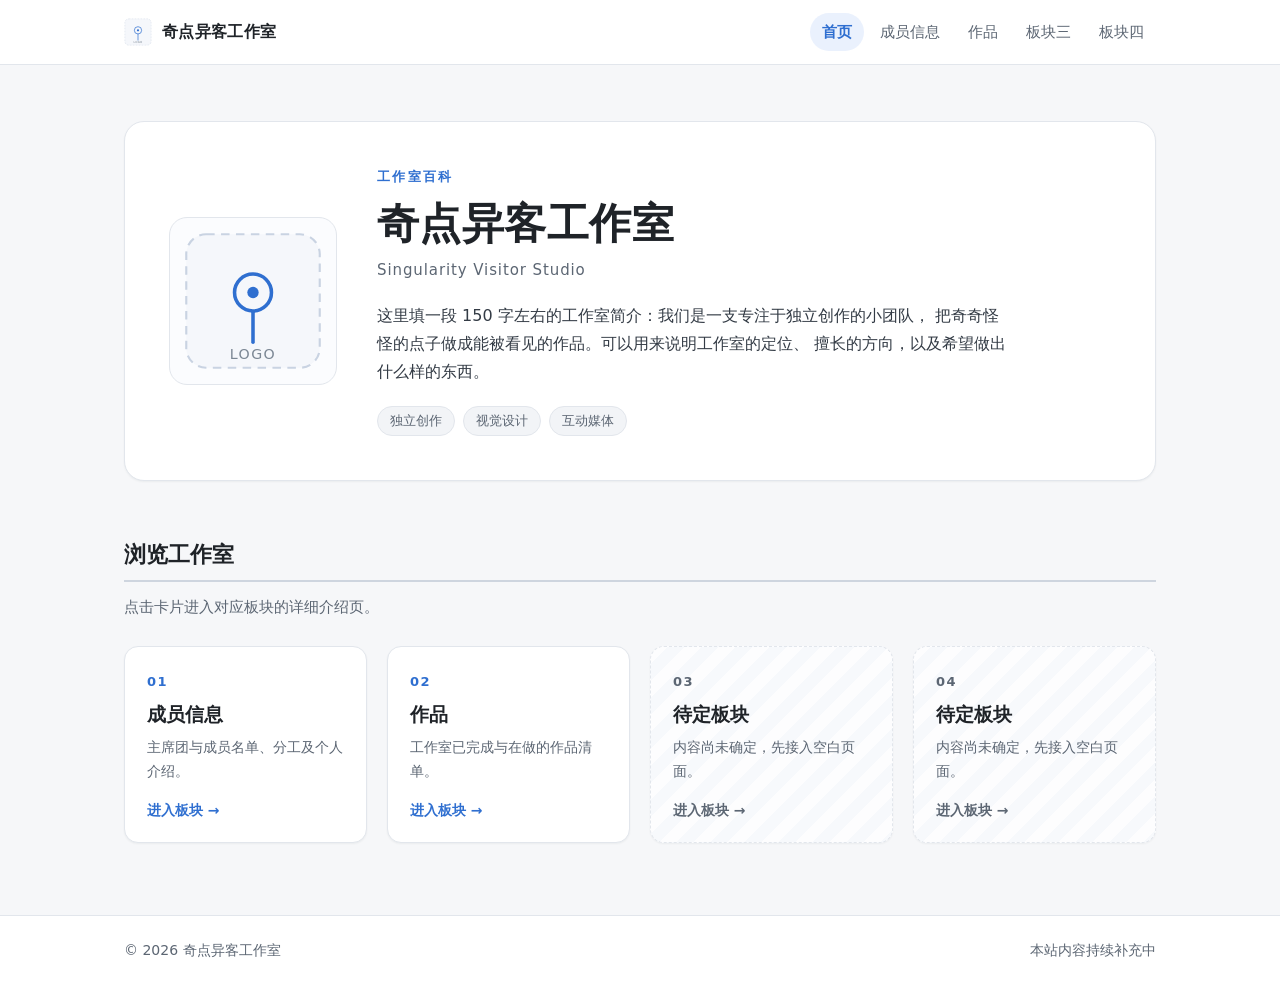
<file: index.html>
<!DOCTYPE html>
<html lang="zh-CN">
<head>
  <meta charset="UTF-8">
  <meta name="viewport" content="width=device-width, initial-scale=1">
  <title>奇点异客工作室 · 百科</title>
  <meta name="description" content="奇点异客工作室官方介绍页面，收录工作室简介、成员信息与作品列表。">
  <link rel="icon" href="assets/img/logo.svg">
  <link rel="stylesheet" href="assets/css/style.css">
</head>
<body>
  <a class="skip-link" href="#main">跳转到主要内容</a>

  <header class="site-header">
    <div class="wrap site-header__inner">
      <a class="brand" href="index.html">
        <img class="brand__mark" src="assets/img/logo.svg" alt="">
        <span class="brand__name">奇点异客工作室</span>
      </a>
      <nav class="site-nav" aria-label="站点导航">
        <a href="index.html" aria-current="page">首页</a>
        <a href="members.html">成员信息</a>
        <a href="works.html">作品</a>
        <a href="page-3.html">板块三</a>
        <a href="page-4.html">板块四</a>
      </nav>
    </div>
  </header>

  <main id="main">
    <!-- 板块一：工作室标识与简介 -->
    <section class="hero">
      <div class="wrap">
        <div class="hero__panel">
          <div class="hero__logo">
            <!-- 占位 logo：拿到正式素材后直接替换 assets/img/logo.svg 即可 -->
            <img src="assets/img/logo.svg" alt="奇点异客工作室 logo（占位图）">
          </div>
          <div class="hero__body">
            <p class="hero__eyebrow">工作室百科</p>
            <h1 class="hero__title">奇点异客工作室</h1>
            <p class="hero__subtitle">Singularity Visitor Studio</p>
            <p class="hero__intro">
              这里填一段 150 字左右的工作室简介：我们是一支专注于独立创作的小团队，
              把奇奇怪怪的点子做成能被看见的作品。可以用来说明工作室的定位、
              擅长的方向，以及希望做出什么样的东西。
            </p>
            <ul class="tag-list">
              <li>独立创作</li>
              <li>视觉设计</li>
              <li>互动媒体</li>
            </ul>
          </div>
        </div>
      </div>
    </section>

    <!-- 板块二：四个入口卡片 -->
    <section class="cards" aria-labelledby="cards-title">
      <div class="wrap">
        <h2 class="section-title" id="cards-title">浏览工作室</h2>
        <p class="section-desc">点击卡片进入对应板块的详细介绍页。</p>

        <div class="card-grid">
          <a class="card" href="members.html">
            <span class="card__index">01</span>
            <h3 class="card__title">成员信息</h3>
            <p class="card__desc">主席团与成员名单、分工及个人介绍。</p>
            <span class="card__more">进入板块</span>
          </a>

          <a class="card" href="works.html">
            <span class="card__index">02</span>
            <h3 class="card__title">作品</h3>
            <p class="card__desc">工作室已完成与在做的作品清单。</p>
            <span class="card__more">进入板块</span>
          </a>

          <!-- TODO: 内容待定，确定后改标题、简介和 href 指向 -->
          <a class="card card--todo" href="page-3.html">
            <span class="card__index">03</span>
            <h3 class="card__title">待定板块</h3>
            <p class="card__desc">内容尚未确定，先接入空白页面。</p>
            <span class="card__more">进入板块</span>
          </a>

          <!-- TODO: 内容待定，确定后改标题、简介和 href 指向 -->
          <a class="card card--todo" href="page-4.html">
            <span class="card__index">04</span>
            <h3 class="card__title">待定板块</h3>
            <p class="card__desc">内容尚未确定，先接入空白页面。</p>
            <span class="card__more">进入板块</span>
          </a>
        </div>
      </div>
    </section>
  </main>

  <footer class="site-footer">
    <div class="wrap site-footer__inner">
      <span>© 2026 奇点异客工作室</span>
      <span class="site-footer__note">本站内容持续补充中</span>
    </div>
  </footer>
</body>
</html>
</file>
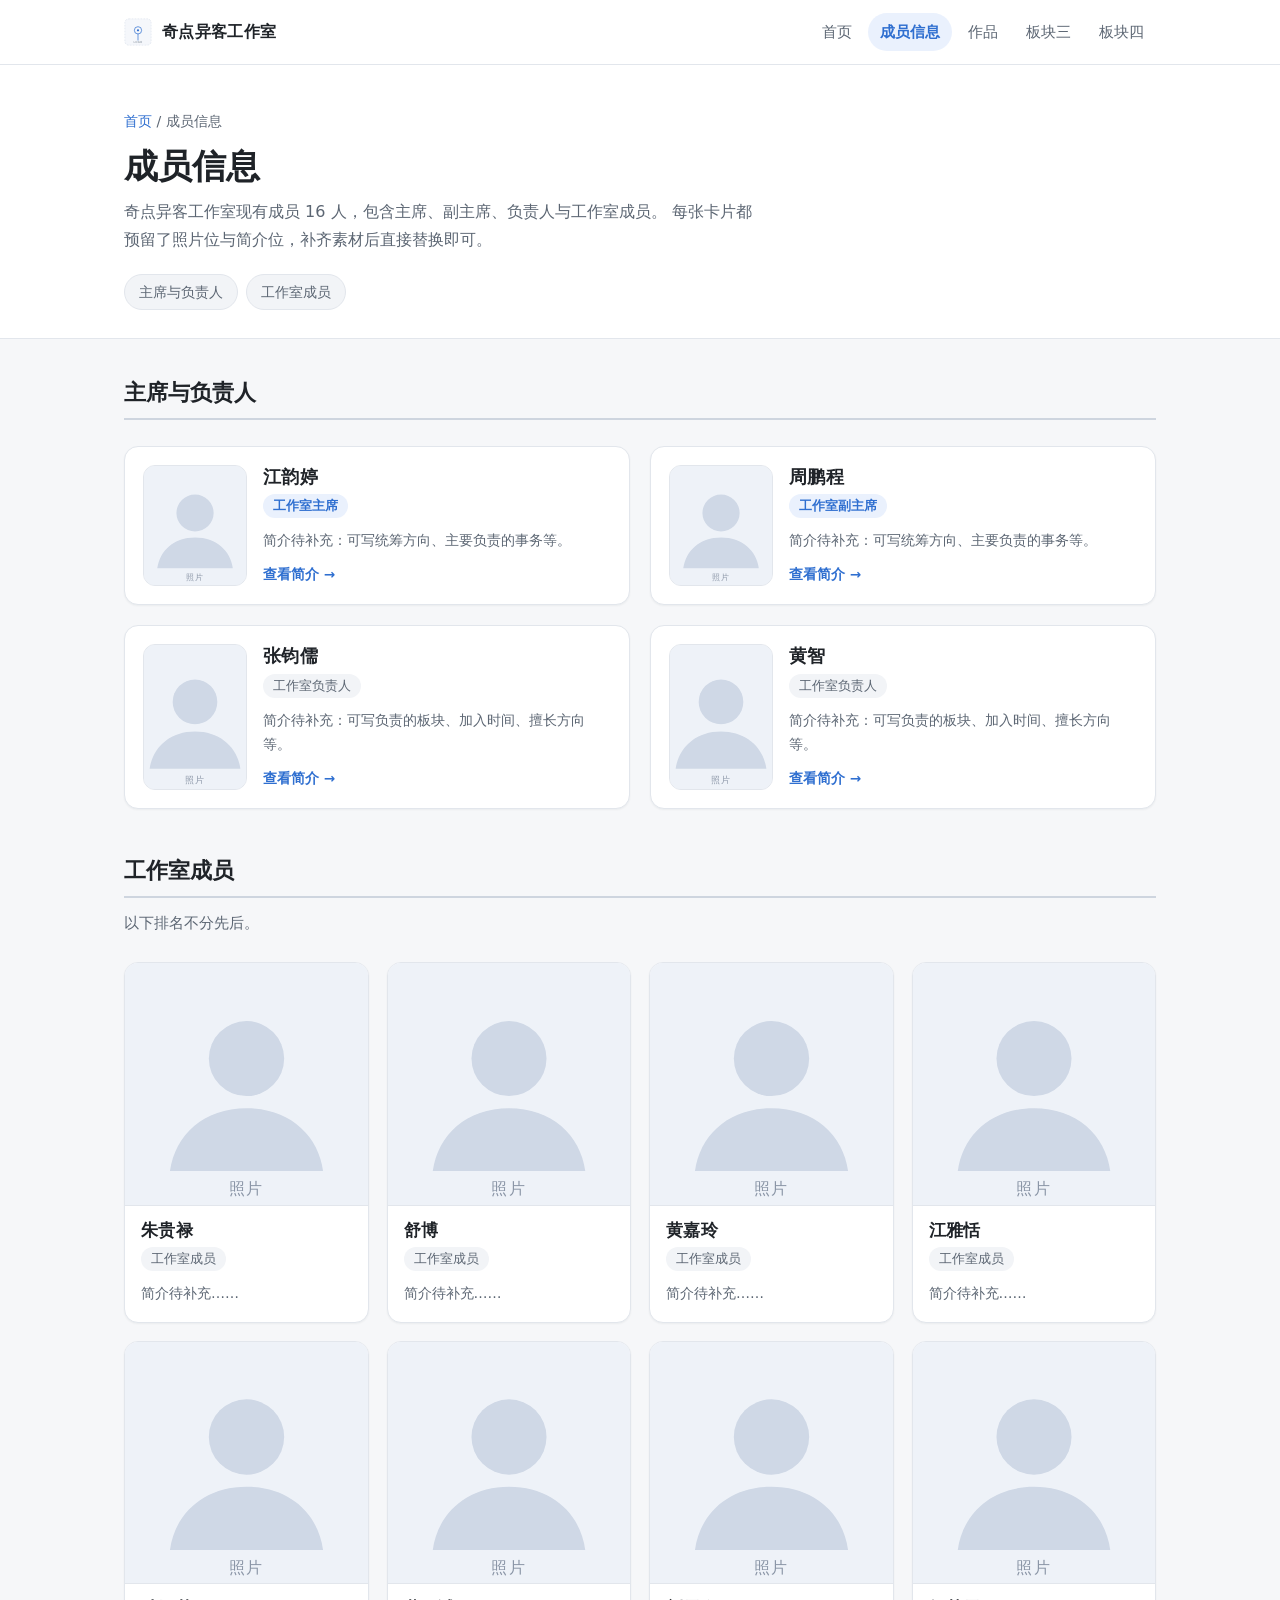
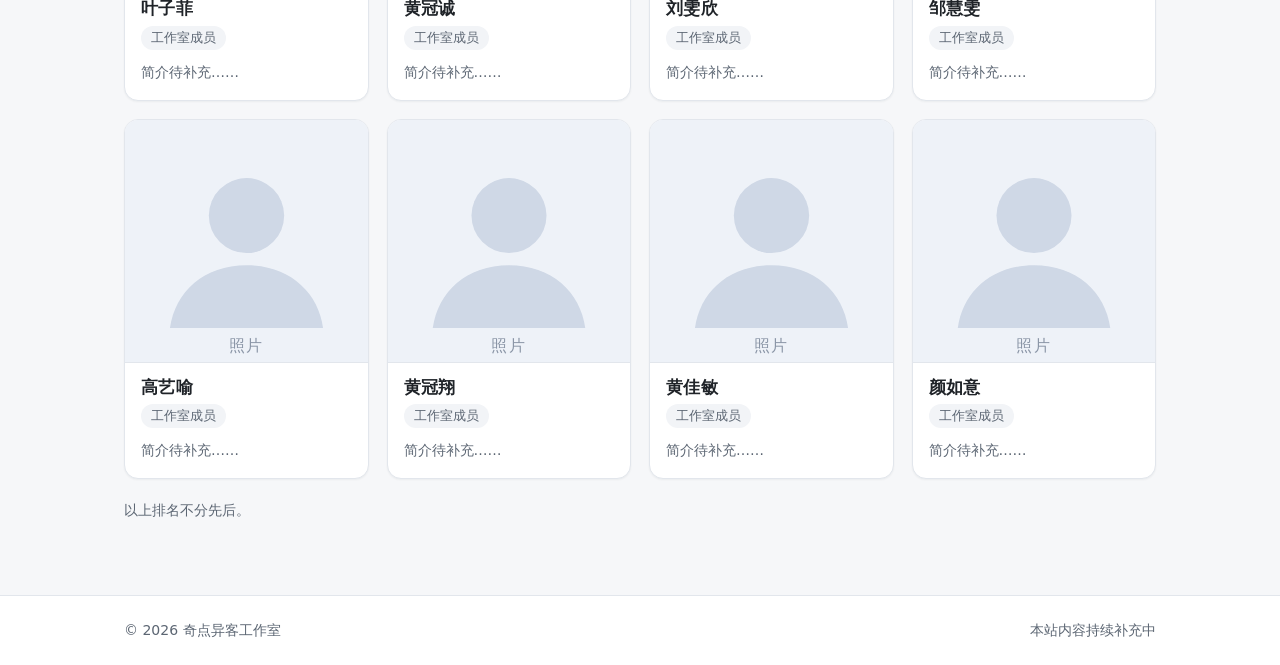
<file: members.html>
<!DOCTYPE html>
<html lang="zh-CN">
<head>
  <meta charset="UTF-8">
  <meta name="viewport" content="width=device-width, initial-scale=1">
  <title>成员信息 · 奇点异客工作室</title>
  <link rel="icon" href="assets/img/logo.svg">
  <link rel="stylesheet" href="assets/css/style.css">
</head>
<body>
  <header class="site-header">
    <div class="wrap site-header__inner">
      <a class="brand" href="index.html">
        <img class="brand__mark" src="assets/img/logo.svg" alt="">
        <span class="brand__name">奇点异客工作室</span>
      </a>
      <nav class="site-nav" aria-label="站点导航">
        <a href="index.html">首页</a>
        <a href="members.html" aria-current="page">成员信息</a>
        <a href="works.html">作品</a>
        <a href="page-3.html">板块三</a>
        <a href="page-4.html">板块四</a>
      </nav>
    </div>
  </header>

  <main>
    <div class="page-head">
      <div class="wrap">
        <p class="breadcrumb"><a href="index.html">首页</a> / 成员信息</p>
        <h1 class="page-title">成员信息</h1>
        <p class="page-lead">
          奇点异客工作室现有成员 16 人，包含主席、副主席、负责人与工作室成员。
          每张卡片都预留了照片位与简介位，补齐素材后直接替换即可。
        </p>
        <nav class="pill-nav" aria-label="本页目录">
          <a href="#leadership">主席与负责人</a>
          <a href="#members">工作室成员</a>
        </nav>
      </div>
    </div>

    <div class="page-body">
      <div class="wrap">
        <!-- ===== 主席与负责人 ===== -->
        <section class="member-section" id="leadership" aria-labelledby="leadership-title">
          <h2 class="section-title" id="leadership-title">主席与负责人</h2>

          <div class="member-grid member-grid--leadership">
            <a class="member member--link" href="members/jiang-yunting.html">
              <div class="member__photo">
                <!-- 换成正式照片：src 改成 assets/img/members/jiang-yunting.jpg 之类 -->
                <img src="assets/img/members/placeholder.svg" alt="江韵婷 照片（占位）">
              </div>
              <div class="member__info">
                <h3 class="member__name">江韵婷</h3>
                <p class="member__role member__role--lead">工作室主席</p>
                <p class="member__bio">简介待补充：可写统筹方向、主要负责的事务等。</p>
                <p class="member__more">查看简介</p>
              </div>
            </a>

            <a class="member member--link" href="members/zhou-pengcheng.html">
              <div class="member__photo">
                <img src="assets/img/members/placeholder.svg" alt="周鹏程 照片（占位）">
              </div>
              <div class="member__info">
                <h3 class="member__name">周鹏程</h3>
                <p class="member__role member__role--lead">工作室副主席</p>
                <p class="member__bio">简介待补充：可写统筹方向、主要负责的事务等。</p>
                <p class="member__more">查看简介</p>
              </div>
            </a>

            <a class="member member--link" href="members/zhang-junru.html">
              <div class="member__photo">
                <img src="assets/img/members/placeholder.svg" alt="张钧儒 照片（占位）">
              </div>
              <div class="member__info">
                <h3 class="member__name">张钧儒</h3>
                <p class="member__role">工作室负责人</p>
                <p class="member__bio">简介待补充：可写负责的板块、加入时间、擅长方向等。</p>
                <p class="member__more">查看简介</p>
              </div>
            </a>

            <a class="member member--link" href="members/huang-zhi.html">
              <div class="member__photo">
                <img src="assets/img/members/placeholder.svg" alt="黄智 照片（占位）">
              </div>
              <div class="member__info">
                <h3 class="member__name">黄智</h3>
                <p class="member__role">工作室负责人</p>
                <p class="member__bio">简介待补充：可写负责的板块、加入时间、擅长方向等。</p>
                <p class="member__more">查看简介</p>
              </div>
            </a>
          </div>
        </section>

        <!-- ===== 工作室成员 ===== -->
        <section class="member-section" id="members" aria-labelledby="members-title">
          <h2 class="section-title" id="members-title">工作室成员</h2>
          <p class="section-desc">以下排名不分先后。</p>

          <div class="member-grid member-grid--members">
            <article class="member member--compact">
              <div class="member__photo">
                <img src="assets/img/members/placeholder.svg" alt="朱贵禄 照片（占位）">
              </div>
              <div class="member__info">
                <h3 class="member__name">朱贵禄</h3>
                <p class="member__role">工作室成员</p>
                <p class="member__bio">简介待补充……</p>
              </div>
            </article>

            <article class="member member--compact">
              <div class="member__photo">
                <img src="assets/img/members/placeholder.svg" alt="舒博 照片（占位）">
              </div>
              <div class="member__info">
                <h3 class="member__name">舒博</h3>
                <p class="member__role">工作室成员</p>
                <p class="member__bio">简介待补充……</p>
              </div>
            </article>

            <article class="member member--compact">
              <div class="member__photo">
                <img src="assets/img/members/placeholder.svg" alt="黄嘉玲 照片（占位）">
              </div>
              <div class="member__info">
                <h3 class="member__name">黄嘉玲</h3>
                <p class="member__role">工作室成员</p>
                <p class="member__bio">简介待补充……</p>
              </div>
            </article>

            <article class="member member--compact">
              <div class="member__photo">
                <img src="assets/img/members/placeholder.svg" alt="江雅恬 照片（占位）">
              </div>
              <div class="member__info">
                <h3 class="member__name">江雅恬</h3>
                <p class="member__role">工作室成员</p>
                <p class="member__bio">简介待补充……</p>
              </div>
            </article>

            <article class="member member--compact">
              <div class="member__photo">
                <img src="assets/img/members/placeholder.svg" alt="叶子菲 照片（占位）">
              </div>
              <div class="member__info">
                <h3 class="member__name">叶子菲</h3>
                <p class="member__role">工作室成员</p>
                <p class="member__bio">简介待补充……</p>
              </div>
            </article>

            <article class="member member--compact">
              <div class="member__photo">
                <img src="assets/img/members/placeholder.svg" alt="黄冠诚 照片（占位）">
              </div>
              <div class="member__info">
                <h3 class="member__name">黄冠诚</h3>
                <p class="member__role">工作室成员</p>
                <p class="member__bio">简介待补充……</p>
              </div>
            </article>

            <article class="member member--compact">
              <div class="member__photo">
                <img src="assets/img/members/placeholder.svg" alt="刘雯欣 照片（占位）">
              </div>
              <div class="member__info">
                <h3 class="member__name">刘雯欣</h3>
                <p class="member__role">工作室成员</p>
                <p class="member__bio">简介待补充……</p>
              </div>
            </article>

            <article class="member member--compact">
              <div class="member__photo">
                <img src="assets/img/members/placeholder.svg" alt="邹慧雯 照片（占位）">
              </div>
              <div class="member__info">
                <h3 class="member__name">邹慧雯</h3>
                <p class="member__role">工作室成员</p>
                <p class="member__bio">简介待补充……</p>
              </div>
            </article>

            <article class="member member--compact">
              <div class="member__photo">
                <img src="assets/img/members/placeholder.svg" alt="高艺喻 照片（占位）">
              </div>
              <div class="member__info">
                <h3 class="member__name">高艺喻</h3>
                <p class="member__role">工作室成员</p>
                <p class="member__bio">简介待补充……</p>
              </div>
            </article>

            <article class="member member--compact">
              <div class="member__photo">
                <img src="assets/img/members/placeholder.svg" alt="黄冠翔 照片（占位）">
              </div>
              <div class="member__info">
                <h3 class="member__name">黄冠翔</h3>
                <p class="member__role">工作室成员</p>
                <p class="member__bio">简介待补充……</p>
              </div>
            </article>

            <article class="member member--compact">
              <div class="member__photo">
                <img src="assets/img/members/placeholder.svg" alt="黄佳敏 照片（占位）">
              </div>
              <div class="member__info">
                <h3 class="member__name">黄佳敏</h3>
                <p class="member__role">工作室成员</p>
                <p class="member__bio">简介待补充……</p>
              </div>
            </article>

            <article class="member member--compact">
              <div class="member__photo">
                <img src="assets/img/members/placeholder.svg" alt="颜如意 照片（占位）">
              </div>
              <div class="member__info">
                <h3 class="member__name">颜如意</h3>
                <p class="member__role">工作室成员</p>
                <p class="member__bio">简介待补充……</p>
              </div>
            </article>
          </div>

          <p class="member-note">以上排名不分先后。</p>
        </section>
      </div>
    </div>
  </main>

  <footer class="site-footer">
    <div class="wrap site-footer__inner">
      <span>© 2026 奇点异客工作室</span>
      <span class="site-footer__note">本站内容持续补充中</span>
    </div>
  </footer>
</body>
</html>
</file>
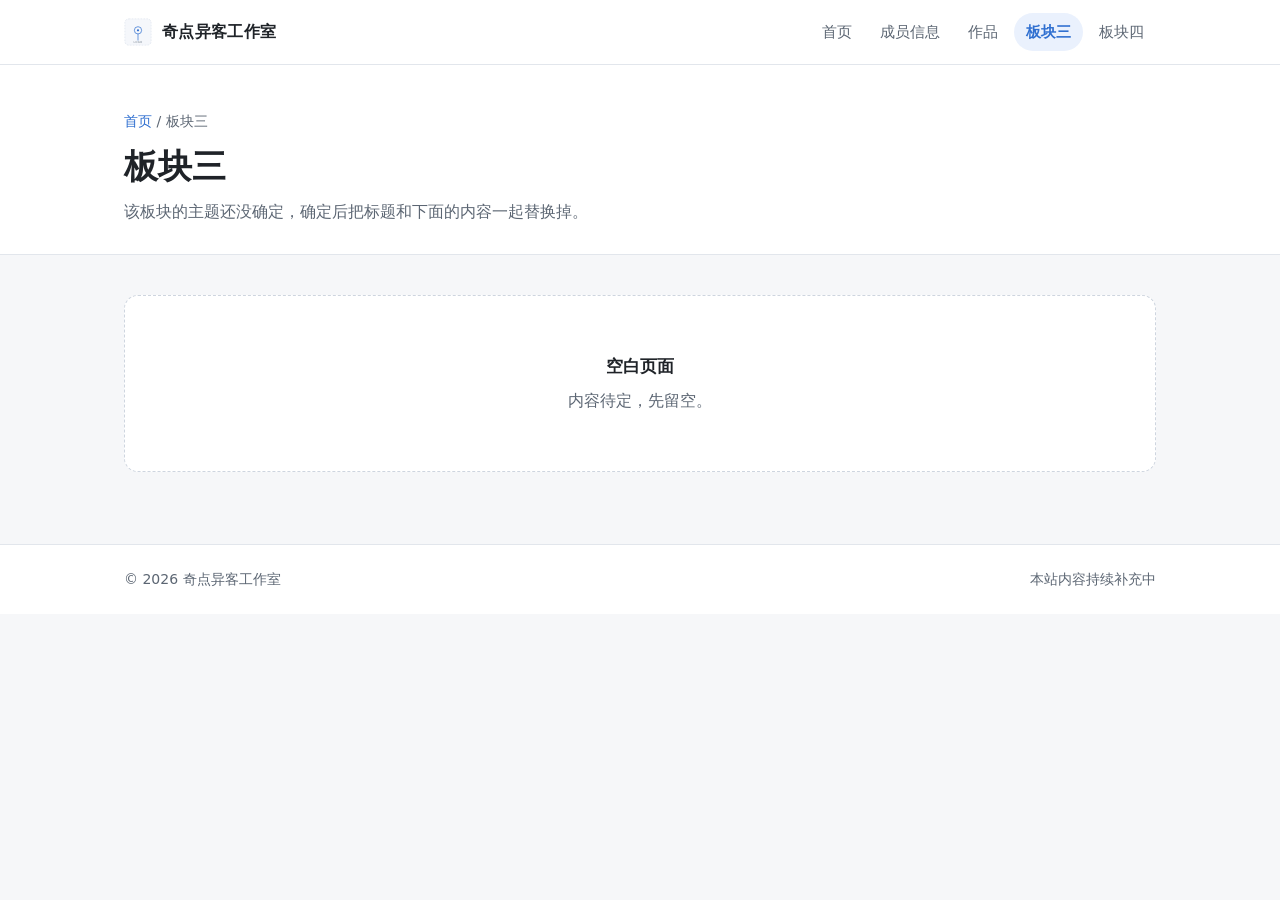
<file: page-3.html>
<!DOCTYPE html>
<html lang="zh-CN">
<head>
  <meta charset="UTF-8">
  <meta name="viewport" content="width=device-width, initial-scale=1">
  <title>板块三 · 奇点异客工作室</title>
  <link rel="icon" href="assets/img/logo.svg">
  <link rel="stylesheet" href="assets/css/style.css">
</head>
<body>
  <header class="site-header">
    <div class="wrap site-header__inner">
      <a class="brand" href="index.html">
        <img class="brand__mark" src="assets/img/logo.svg" alt="">
        <span class="brand__name">奇点异客工作室</span>
      </a>
      <nav class="site-nav" aria-label="站点导航">
        <a href="index.html">首页</a>
        <a href="members.html">成员信息</a>
        <a href="works.html">作品</a>
        <a href="page-3.html" aria-current="page">板块三</a>
        <a href="page-4.html">板块四</a>
      </nav>
    </div>
  </header>

  <main>
    <div class="page-head">
      <div class="wrap">
        <p class="breadcrumb"><a href="index.html">首页</a> / 板块三</p>
        <h1 class="page-title">板块三</h1>
        <p class="page-lead">该板块的主题还没确定，确定后把标题和下面的内容一起替换掉。</p>
      </div>
    </div>

    <div class="page-body">
      <div class="wrap">
        <!-- TODO: 确定板块主题后填写内容，并同步修改 index.html 中对应卡片的标题与简介 -->
        <div class="placeholder">
          <strong>空白页面</strong>
          内容待定，先留空。
        </div>
      </div>
    </div>
  </main>

  <footer class="site-footer">
    <div class="wrap site-footer__inner">
      <span>© 2026 奇点异客工作室</span>
      <span class="site-footer__note">本站内容持续补充中</span>
    </div>
  </footer>
</body>
</html>
</file>
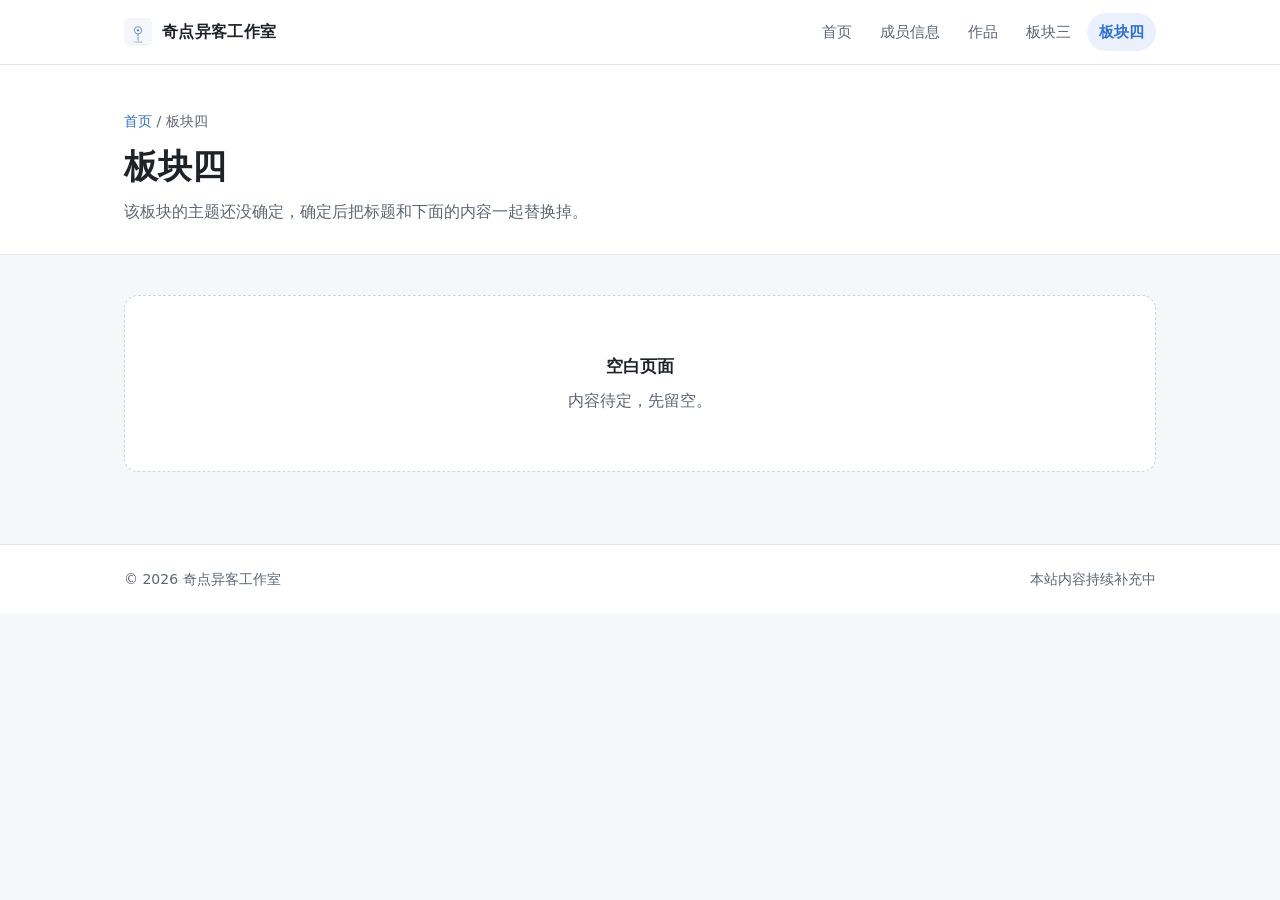
<file: page-4.html>
<!DOCTYPE html>
<html lang="zh-CN">
<head>
  <meta charset="UTF-8">
  <meta name="viewport" content="width=device-width, initial-scale=1">
  <title>板块四 · 奇点异客工作室</title>
  <link rel="icon" href="assets/img/logo.svg">
  <link rel="stylesheet" href="assets/css/style.css">
</head>
<body>
  <header class="site-header">
    <div class="wrap site-header__inner">
      <a class="brand" href="index.html">
        <img class="brand__mark" src="assets/img/logo.svg" alt="">
        <span class="brand__name">奇点异客工作室</span>
      </a>
      <nav class="site-nav" aria-label="站点导航">
        <a href="index.html">首页</a>
        <a href="members.html">成员信息</a>
        <a href="works.html">作品</a>
        <a href="page-3.html">板块三</a>
        <a href="page-4.html" aria-current="page">板块四</a>
      </nav>
    </div>
  </header>

  <main>
    <div class="page-head">
      <div class="wrap">
        <p class="breadcrumb"><a href="index.html">首页</a> / 板块四</p>
        <h1 class="page-title">板块四</h1>
        <p class="page-lead">该板块的主题还没确定，确定后把标题和下面的内容一起替换掉。</p>
      </div>
    </div>

    <div class="page-body">
      <div class="wrap">
        <!-- TODO: 确定板块主题后填写内容，并同步修改 index.html 中对应卡片的标题与简介 -->
        <div class="placeholder">
          <strong>空白页面</strong>
          内容待定，先留空。
        </div>
      </div>
    </div>
  </main>

  <footer class="site-footer">
    <div class="wrap site-footer__inner">
      <span>© 2026 奇点异客工作室</span>
      <span class="site-footer__note">本站内容持续补充中</span>
    </div>
  </footer>
</body>
</html>
</file>
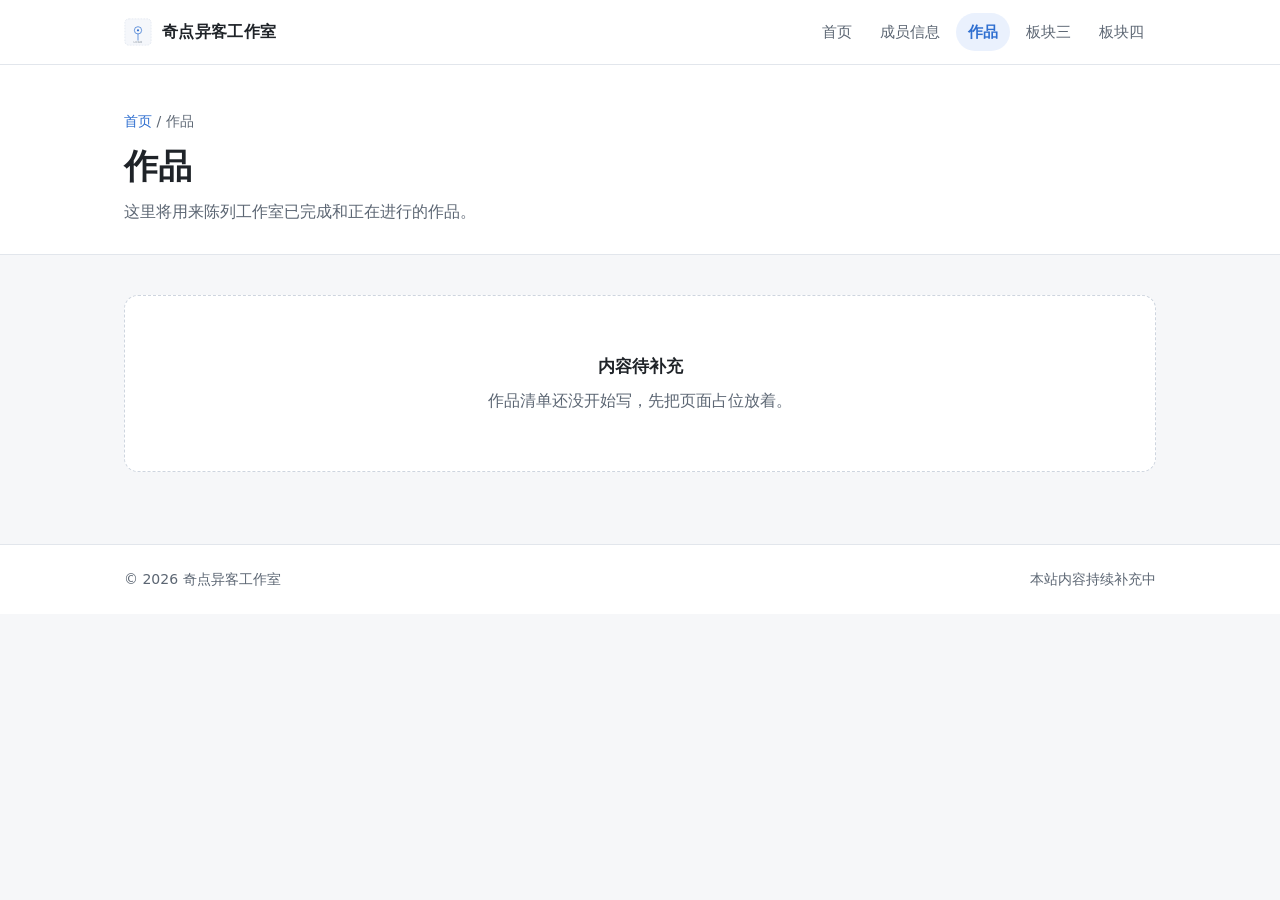
<file: works.html>
<!DOCTYPE html>
<html lang="zh-CN">
<head>
  <meta charset="UTF-8">
  <meta name="viewport" content="width=device-width, initial-scale=1">
  <title>作品 · 奇点异客工作室</title>
  <link rel="icon" href="assets/img/logo.svg">
  <link rel="stylesheet" href="assets/css/style.css">
</head>
<body>
  <header class="site-header">
    <div class="wrap site-header__inner">
      <a class="brand" href="index.html">
        <img class="brand__mark" src="assets/img/logo.svg" alt="">
        <span class="brand__name">奇点异客工作室</span>
      </a>
      <nav class="site-nav" aria-label="站点导航">
        <a href="index.html">首页</a>
        <a href="members.html">成员信息</a>
        <a href="works.html" aria-current="page">作品</a>
        <a href="page-3.html">板块三</a>
        <a href="page-4.html">板块四</a>
      </nav>
    </div>
  </header>

  <main>
    <div class="page-head">
      <div class="wrap">
        <p class="breadcrumb"><a href="index.html">首页</a> / 作品</p>
        <h1 class="page-title">作品</h1>
        <p class="page-lead">这里将用来陈列工作室已完成和正在进行的作品。</p>
      </div>
    </div>

    <div class="page-body">
      <div class="wrap">
        <!-- TODO: 在此填入作品列表 -->
        <div class="placeholder">
          <strong>内容待补充</strong>
          作品清单还没开始写，先把页面占位放着。
        </div>
      </div>
    </div>
  </main>

  <footer class="site-footer">
    <div class="wrap site-footer__inner">
      <span>© 2026 奇点异客工作室</span>
      <span class="site-footer__note">本站内容持续补充中</span>
    </div>
  </footer>
</body>
</html>
</file>
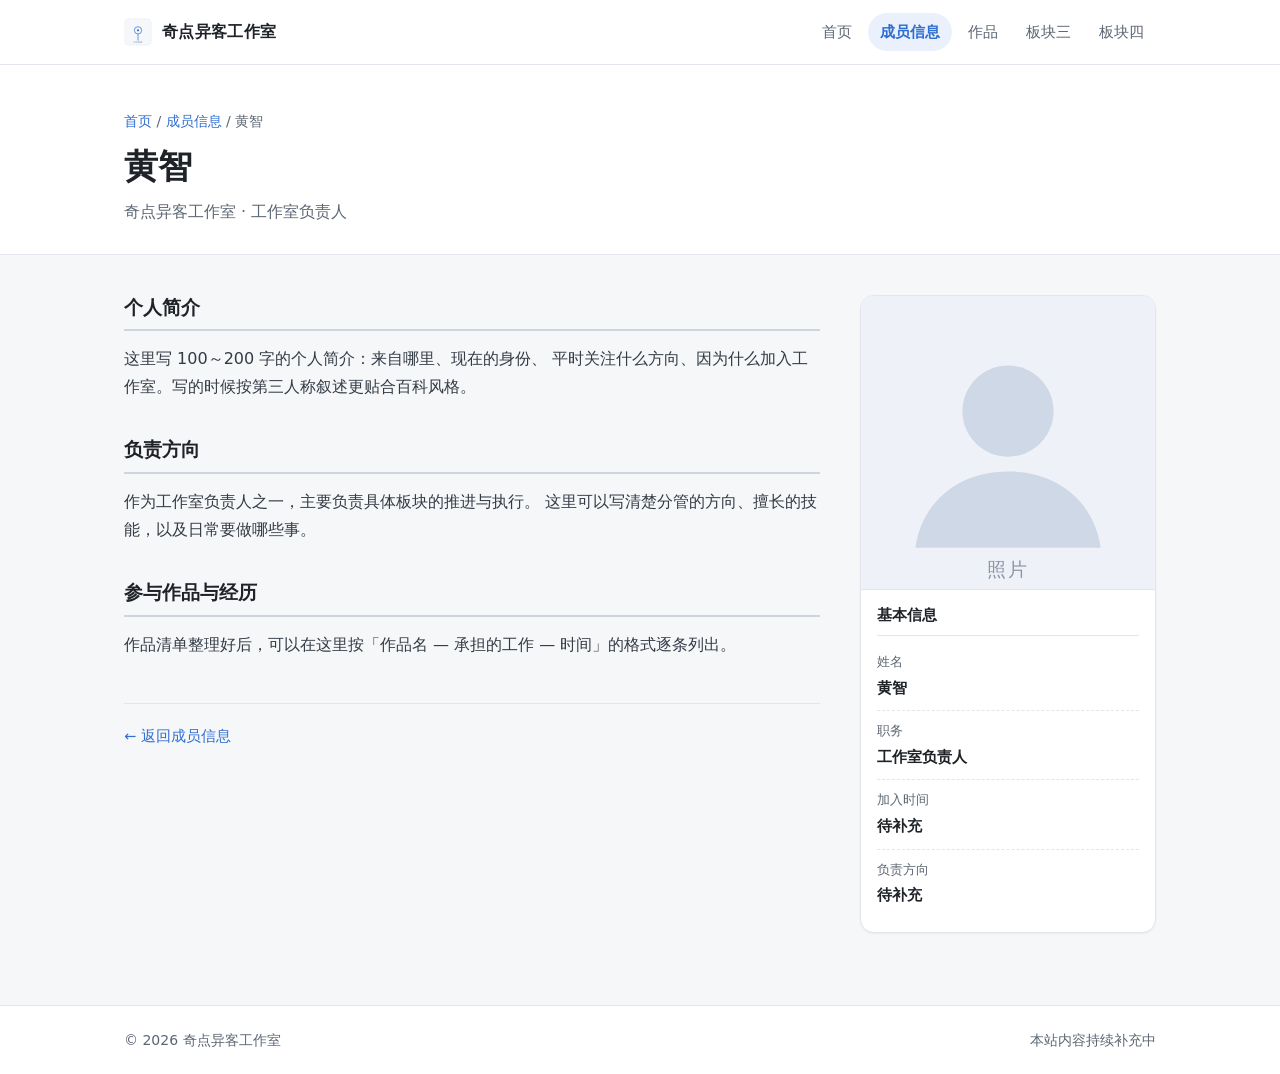
<file: members/huang-zhi.html>
<!DOCTYPE html>
<html lang="zh-CN">
<head>
  <meta charset="UTF-8">
  <meta name="viewport" content="width=device-width, initial-scale=1">
  <title>黄智 · 成员信息 · 奇点异客工作室</title>
  <link rel="icon" href="../assets/img/logo.svg">
  <link rel="stylesheet" href="../assets/css/style.css">
</head>
<body>
  <a class="skip-link" href="#main">跳转到主要内容</a>

  <header class="site-header">
    <div class="wrap site-header__inner">
      <a class="brand" href="../index.html">
        <img class="brand__mark" src="../assets/img/logo.svg" alt="">
        <span class="brand__name">奇点异客工作室</span>
      </a>
      <nav class="site-nav" aria-label="站点导航">
        <a href="../index.html">首页</a>
        <a href="../members.html" aria-current="page">成员信息</a>
        <a href="../works.html">作品</a>
        <a href="../page-3.html">板块三</a>
        <a href="../page-4.html">板块四</a>
      </nav>
    </div>
  </header>

  <main id="main">
    <div class="page-head">
      <div class="wrap">
        <p class="breadcrumb">
          <a href="../index.html">首页</a> /
          <a href="../members.html">成员信息</a> / 黄智
        </p>
        <h1 class="page-title">黄智</h1>
        <p class="page-lead">奇点异客工作室 · 工作室负责人</p>
      </div>
    </div>

    <div class="page-body">
      <div class="wrap profile">
        <div class="profile__main">
          <section>
            <h2 class="section-title">个人简介</h2>
            <p>
              这里写 100～200 字的个人简介：来自哪里、现在的身份、
              平时关注什么方向、因为什么加入工作室。写的时候按第三人称叙述更贴合百科风格。
            </p>
          </section>

          <section>
            <h2 class="section-title">负责方向</h2>
            <p>
              作为工作室负责人之一，主要负责具体板块的推进与执行。
              这里可以写清楚分管的方向、擅长的技能，以及日常要做哪些事。
            </p>
          </section>

          <section>
            <h2 class="section-title">参与作品与经历</h2>
            <p>作品清单整理好后，可以在这里按「作品名 — 承担的工作 — 时间」的格式逐条列出。</p>
          </section>

          <p class="back-link"><a href="../members.html">← 返回成员信息</a></p>
        </div>

        <aside class="profile__side">
          <div class="infobox">
            <div class="infobox__photo">
              <img src="../assets/img/members/placeholder.svg" alt="黄智 照片（占位）">
            </div>
            <h2 class="infobox__title">基本信息</h2>
            <dl class="infobox__list">
              <div>
                <dt>姓名</dt>
                <dd>黄智</dd>
              </div>
              <div>
                <dt>职务</dt>
                <dd>工作室负责人</dd>
              </div>
              <div>
                <dt>加入时间</dt>
                <dd>待补充</dd>
              </div>
              <div>
                <dt>负责方向</dt>
                <dd>待补充</dd>
              </div>
            </dl>
          </div>
        </aside>
      </div>
    </div>
  </main>

  <footer class="site-footer">
    <div class="wrap site-footer__inner">
      <span>© 2026 奇点异客工作室</span>
      <span class="site-footer__note">本站内容持续补充中</span>
    </div>
  </footer>
</body>
</html>
</file>
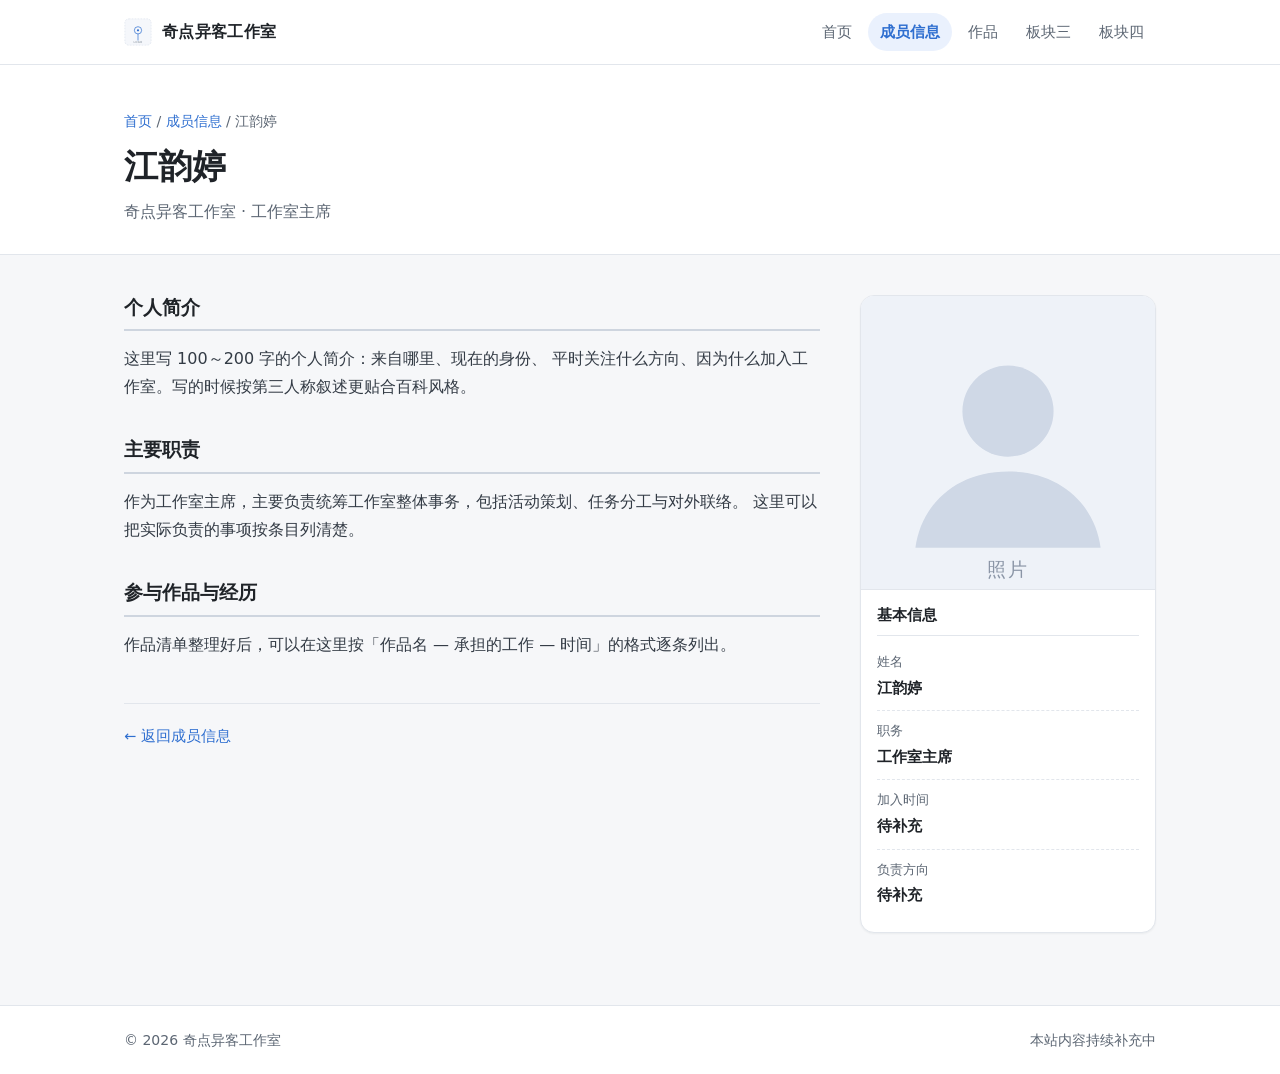
<file: members/jiang-yunting.html>
<!DOCTYPE html>
<html lang="zh-CN">
<head>
  <meta charset="UTF-8">
  <meta name="viewport" content="width=device-width, initial-scale=1">
  <title>江韵婷 · 成员信息 · 奇点异客工作室</title>
  <link rel="icon" href="../assets/img/logo.svg">
  <link rel="stylesheet" href="../assets/css/style.css">
</head>
<body>
  <a class="skip-link" href="#main">跳转到主要内容</a>

  <header class="site-header">
    <div class="wrap site-header__inner">
      <a class="brand" href="../index.html">
        <img class="brand__mark" src="../assets/img/logo.svg" alt="">
        <span class="brand__name">奇点异客工作室</span>
      </a>
      <nav class="site-nav" aria-label="站点导航">
        <a href="../index.html">首页</a>
        <a href="../members.html" aria-current="page">成员信息</a>
        <a href="../works.html">作品</a>
        <a href="../page-3.html">板块三</a>
        <a href="../page-4.html">板块四</a>
      </nav>
    </div>
  </header>

  <main id="main">
    <div class="page-head">
      <div class="wrap">
        <p class="breadcrumb">
          <a href="../index.html">首页</a> /
          <a href="../members.html">成员信息</a> / 江韵婷
        </p>
        <h1 class="page-title">江韵婷</h1>
        <p class="page-lead">奇点异客工作室 · 工作室主席</p>
      </div>
    </div>

    <div class="page-body">
      <div class="wrap profile">
        <div class="profile__main">
          <section>
            <h2 class="section-title">个人简介</h2>
            <p>
              这里写 100～200 字的个人简介：来自哪里、现在的身份、
              平时关注什么方向、因为什么加入工作室。写的时候按第三人称叙述更贴合百科风格。
            </p>
          </section>

          <section>
            <h2 class="section-title">主要职责</h2>
            <p>
              作为工作室主席，主要负责统筹工作室整体事务，包括活动策划、任务分工与对外联络。
              这里可以把实际负责的事项按条目列清楚。
            </p>
          </section>

          <section>
            <h2 class="section-title">参与作品与经历</h2>
            <p>作品清单整理好后，可以在这里按「作品名 — 承担的工作 — 时间」的格式逐条列出。</p>
          </section>

          <p class="back-link"><a href="../members.html">← 返回成员信息</a></p>
        </div>

        <aside class="profile__side">
          <div class="infobox">
            <div class="infobox__photo">
              <!-- 换成正式照片：src 改成 ../assets/img/members/jiang-yunting.jpg 之类 -->
              <img src="../assets/img/members/placeholder.svg" alt="江韵婷 照片（占位）">
            </div>
            <h2 class="infobox__title">基本信息</h2>
            <dl class="infobox__list">
              <div>
                <dt>姓名</dt>
                <dd>江韵婷</dd>
              </div>
              <div>
                <dt>职务</dt>
                <dd>工作室主席</dd>
              </div>
              <div>
                <dt>加入时间</dt>
                <dd>待补充</dd>
              </div>
              <div>
                <dt>负责方向</dt>
                <dd>待补充</dd>
              </div>
            </dl>
          </div>
        </aside>
      </div>
    </div>
  </main>

  <footer class="site-footer">
    <div class="wrap site-footer__inner">
      <span>© 2026 奇点异客工作室</span>
      <span class="site-footer__note">本站内容持续补充中</span>
    </div>
  </footer>
</body>
</html>
</file>
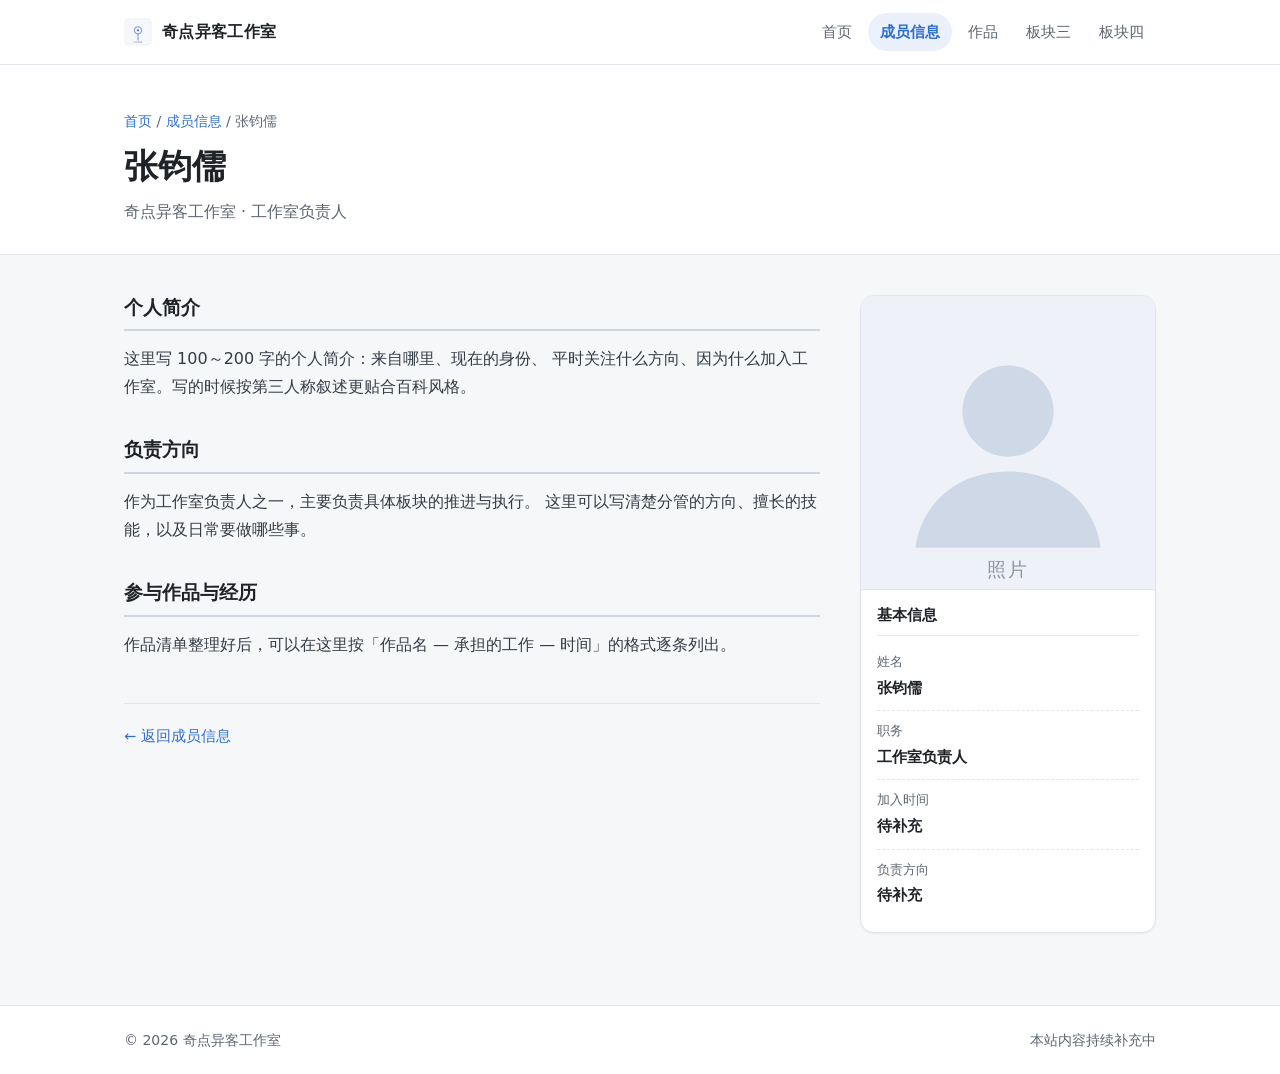
<file: members/zhang-junru.html>
<!DOCTYPE html>
<html lang="zh-CN">
<head>
  <meta charset="UTF-8">
  <meta name="viewport" content="width=device-width, initial-scale=1">
  <title>张钧儒 · 成员信息 · 奇点异客工作室</title>
  <link rel="icon" href="../assets/img/logo.svg">
  <link rel="stylesheet" href="../assets/css/style.css">
</head>
<body>
  <a class="skip-link" href="#main">跳转到主要内容</a>

  <header class="site-header">
    <div class="wrap site-header__inner">
      <a class="brand" href="../index.html">
        <img class="brand__mark" src="../assets/img/logo.svg" alt="">
        <span class="brand__name">奇点异客工作室</span>
      </a>
      <nav class="site-nav" aria-label="站点导航">
        <a href="../index.html">首页</a>
        <a href="../members.html" aria-current="page">成员信息</a>
        <a href="../works.html">作品</a>
        <a href="../page-3.html">板块三</a>
        <a href="../page-4.html">板块四</a>
      </nav>
    </div>
  </header>

  <main id="main">
    <div class="page-head">
      <div class="wrap">
        <p class="breadcrumb">
          <a href="../index.html">首页</a> /
          <a href="../members.html">成员信息</a> / 张钧儒
        </p>
        <h1 class="page-title">张钧儒</h1>
        <p class="page-lead">奇点异客工作室 · 工作室负责人</p>
      </div>
    </div>

    <div class="page-body">
      <div class="wrap profile">
        <div class="profile__main">
          <section>
            <h2 class="section-title">个人简介</h2>
            <p>
              这里写 100～200 字的个人简介：来自哪里、现在的身份、
              平时关注什么方向、因为什么加入工作室。写的时候按第三人称叙述更贴合百科风格。
            </p>
          </section>

          <section>
            <h2 class="section-title">负责方向</h2>
            <p>
              作为工作室负责人之一，主要负责具体板块的推进与执行。
              这里可以写清楚分管的方向、擅长的技能，以及日常要做哪些事。
            </p>
          </section>

          <section>
            <h2 class="section-title">参与作品与经历</h2>
            <p>作品清单整理好后，可以在这里按「作品名 — 承担的工作 — 时间」的格式逐条列出。</p>
          </section>

          <p class="back-link"><a href="../members.html">← 返回成员信息</a></p>
        </div>

        <aside class="profile__side">
          <div class="infobox">
            <div class="infobox__photo">
              <img src="../assets/img/members/placeholder.svg" alt="张钧儒 照片（占位）">
            </div>
            <h2 class="infobox__title">基本信息</h2>
            <dl class="infobox__list">
              <div>
                <dt>姓名</dt>
                <dd>张钧儒</dd>
              </div>
              <div>
                <dt>职务</dt>
                <dd>工作室负责人</dd>
              </div>
              <div>
                <dt>加入时间</dt>
                <dd>待补充</dd>
              </div>
              <div>
                <dt>负责方向</dt>
                <dd>待补充</dd>
              </div>
            </dl>
          </div>
        </aside>
      </div>
    </div>
  </main>

  <footer class="site-footer">
    <div class="wrap site-footer__inner">
      <span>© 2026 奇点异客工作室</span>
      <span class="site-footer__note">本站内容持续补充中</span>
    </div>
  </footer>
</body>
</html>
</file>
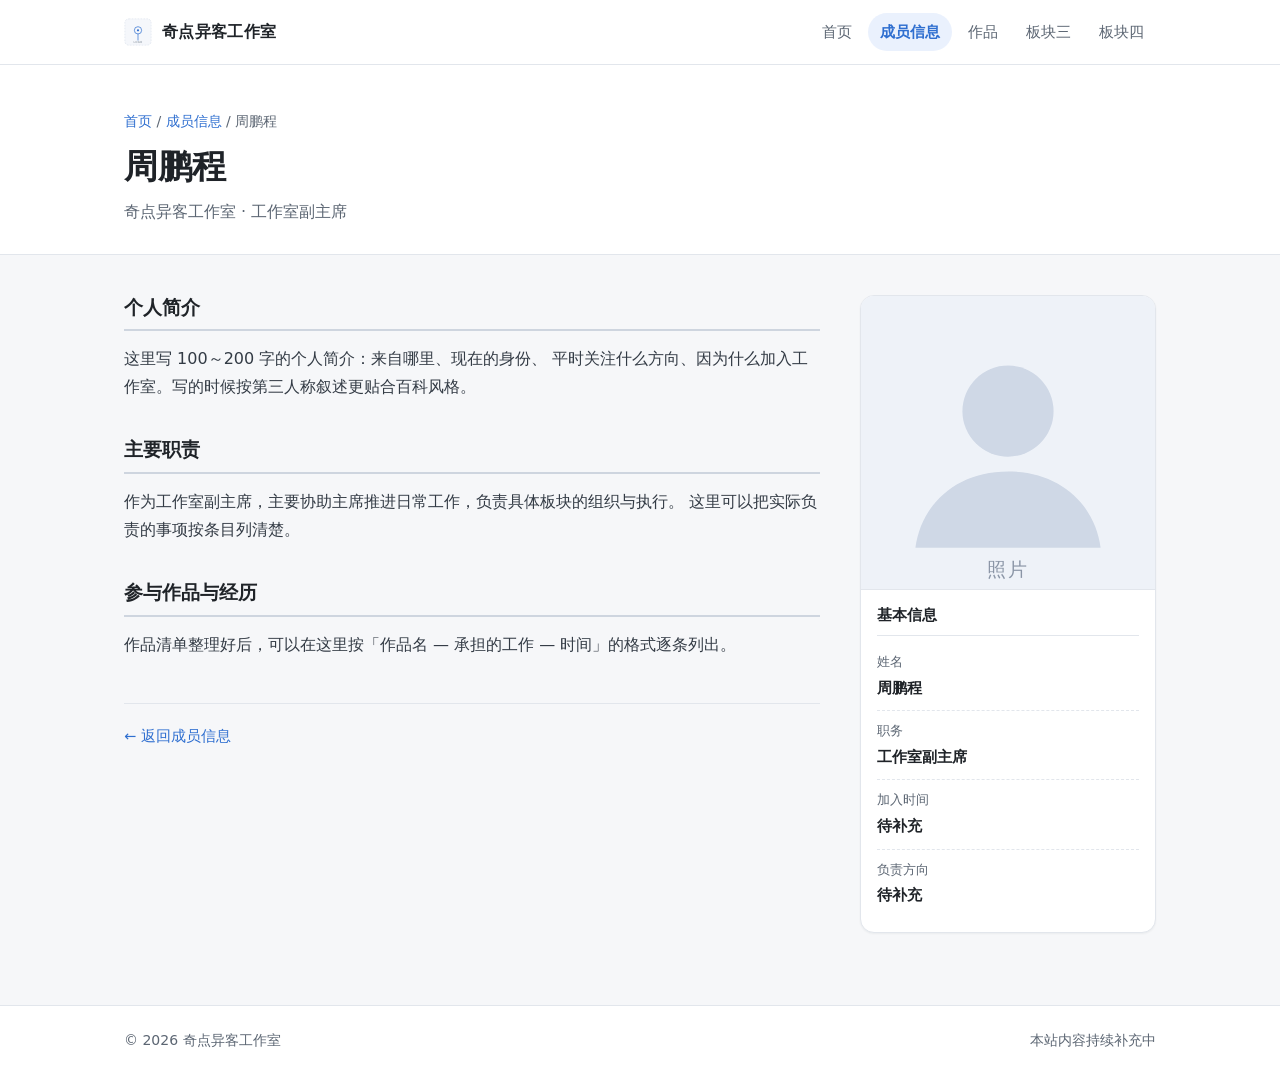
<file: members/zhou-pengcheng.html>
<!DOCTYPE html>
<html lang="zh-CN">
<head>
  <meta charset="UTF-8">
  <meta name="viewport" content="width=device-width, initial-scale=1">
  <title>周鹏程 · 成员信息 · 奇点异客工作室</title>
  <link rel="icon" href="../assets/img/logo.svg">
  <link rel="stylesheet" href="../assets/css/style.css">
</head>
<body>
  <a class="skip-link" href="#main">跳转到主要内容</a>

  <header class="site-header">
    <div class="wrap site-header__inner">
      <a class="brand" href="../index.html">
        <img class="brand__mark" src="../assets/img/logo.svg" alt="">
        <span class="brand__name">奇点异客工作室</span>
      </a>
      <nav class="site-nav" aria-label="站点导航">
        <a href="../index.html">首页</a>
        <a href="../members.html" aria-current="page">成员信息</a>
        <a href="../works.html">作品</a>
        <a href="../page-3.html">板块三</a>
        <a href="../page-4.html">板块四</a>
      </nav>
    </div>
  </header>

  <main id="main">
    <div class="page-head">
      <div class="wrap">
        <p class="breadcrumb">
          <a href="../index.html">首页</a> /
          <a href="../members.html">成员信息</a> / 周鹏程
        </p>
        <h1 class="page-title">周鹏程</h1>
        <p class="page-lead">奇点异客工作室 · 工作室副主席</p>
      </div>
    </div>

    <div class="page-body">
      <div class="wrap profile">
        <div class="profile__main">
          <section>
            <h2 class="section-title">个人简介</h2>
            <p>
              这里写 100～200 字的个人简介：来自哪里、现在的身份、
              平时关注什么方向、因为什么加入工作室。写的时候按第三人称叙述更贴合百科风格。
            </p>
          </section>

          <section>
            <h2 class="section-title">主要职责</h2>
            <p>
              作为工作室副主席，主要协助主席推进日常工作，负责具体板块的组织与执行。
              这里可以把实际负责的事项按条目列清楚。
            </p>
          </section>

          <section>
            <h2 class="section-title">参与作品与经历</h2>
            <p>作品清单整理好后，可以在这里按「作品名 — 承担的工作 — 时间」的格式逐条列出。</p>
          </section>

          <p class="back-link"><a href="../members.html">← 返回成员信息</a></p>
        </div>

        <aside class="profile__side">
          <div class="infobox">
            <div class="infobox__photo">
              <img src="../assets/img/members/placeholder.svg" alt="周鹏程 照片（占位）">
            </div>
            <h2 class="infobox__title">基本信息</h2>
            <dl class="infobox__list">
              <div>
                <dt>姓名</dt>
                <dd>周鹏程</dd>
              </div>
              <div>
                <dt>职务</dt>
                <dd>工作室副主席</dd>
              </div>
              <div>
                <dt>加入时间</dt>
                <dd>待补充</dd>
              </div>
              <div>
                <dt>负责方向</dt>
                <dd>待补充</dd>
              </div>
            </dl>
          </div>
        </aside>
      </div>
    </div>
  </main>

  <footer class="site-footer">
    <div class="wrap site-footer__inner">
      <span>© 2026 奇点异客工作室</span>
      <span class="site-footer__note">本站内容持续补充中</span>
    </div>
  </footer>
</body>
</html>
</file>
<file: assets/css/style.css>
/* 奇点异客工作室 · 全站样式
   页面：index.html / members.html / works.html / page-3.html / page-4.html */

:root {
  --bg: #f6f7f9;
  --surface: #ffffff;
  --border: #e2e6ec;
  --border-strong: #ced5df;
  --text: #1f2328;
  --muted: #5c6673;
  --accent: #2f6fd0;
  --accent-weak: #eaf1fd;
  --radius: 14px;
  --shadow: 0 1px 2px rgba(20, 30, 45, .05);
  --shadow-hover: 0 10px 24px rgba(20, 30, 45, .10);
  --wrap: 1080px;
}

* {
  box-sizing: border-box;
}

html {
  scroll-behavior: smooth;
}

body {
  margin: 0;
  background: var(--bg);
  color: var(--text);
  font-family: "Noto Sans SC", "PingFang SC", "Microsoft YaHei", "Hiragino Sans GB", system-ui, sans-serif;
  font-size: 16px;
  line-height: 1.75;
  -webkit-font-smoothing: antialiased;
}

img {
  max-width: 100%;
  display: block;
}

a {
  color: var(--accent);
  text-decoration: none;
}

a:hover {
  text-decoration: underline;
}

h1, h2, h3 {
  line-height: 1.3;
  margin: 0;
  font-weight: 700;
}

.wrap {
  max-width: var(--wrap);
  margin: 0 auto;
  padding: 0 24px;
}

.skip-link {
  position: absolute;
  left: -9999px;
}

.skip-link:focus {
  left: 16px;
  top: 12px;
  padding: 8px 14px;
  background: var(--surface);
  border-radius: 8px;
  z-index: 10;
}

/* ---------- 顶部导航 ---------- */

.site-header {
  position: sticky;
  top: 0;
  z-index: 5;
  background: rgba(255, 255, 255, .92);
  backdrop-filter: blur(8px);
  border-bottom: 1px solid var(--border);
}

.site-header__inner {
  display: flex;
  align-items: center;
  justify-content: space-between;
  gap: 24px;
  min-height: 64px;
  flex-wrap: wrap;
}

.brand {
  display: flex;
  align-items: center;
  gap: 10px;
  color: var(--text);
  font-weight: 700;
}

.brand:hover {
  text-decoration: none;
}

.brand__mark {
  width: 28px;
  height: 28px;
}

.brand__name {
  letter-spacing: .02em;
}

.site-nav {
  display: flex;
  gap: 4px;
  flex-wrap: wrap;
}

.site-nav a {
  padding: 6px 12px;
  border-radius: 999px;
  color: var(--muted);
  font-size: 15px;
}

.site-nav a:hover {
  background: var(--accent-weak);
  color: var(--accent);
  text-decoration: none;
}

.site-nav a[aria-current="page"] {
  background: var(--accent-weak);
  color: var(--accent);
  font-weight: 600;
}

/* ---------- 板块一：简介 ---------- */

.hero {
  padding: 56px 0 16px;
}

.hero__panel {
  display: flex;
  align-items: center;
  gap: 40px;
  padding: 44px;
  background: var(--surface);
  border: 1px solid var(--border);
  border-radius: 20px;
  box-shadow: var(--shadow);
}

.hero__logo {
  flex: 0 0 auto;
  width: 168px;
  height: 168px;
  display: grid;
  place-items: center;
  padding: 12px;
  background: #fbfcfe;
  border: 1px solid var(--border);
  border-radius: 18px;
}

.hero__body {
  min-width: 0;
}

.hero__eyebrow {
  margin: 0 0 8px;
  font-size: 13px;
  letter-spacing: .18em;
  text-transform: uppercase;
  color: var(--accent);
  font-weight: 600;
}

.hero__title {
  font-size: clamp(28px, 4.2vw, 42px);
  letter-spacing: .01em;
}

.hero__subtitle {
  margin: 6px 0 18px;
  color: var(--muted);
  font-size: 15px;
  letter-spacing: .06em;
}

.hero__intro {
  margin: 0;
  max-width: 62ch;
  color: #333b45;
}

.tag-list {
  display: flex;
  flex-wrap: wrap;
  gap: 8px;
  margin: 20px 0 0;
  padding: 0;
  list-style: none;
}

.tag-list li {
  padding: 3px 12px;
  font-size: 13px;
  color: var(--muted);
  background: #f2f4f7;
  border: 1px solid var(--border);
  border-radius: 999px;
}

/* ---------- 板块二：卡片入口 ---------- */

.cards {
  padding: 44px 0 72px;
}

.section-title {
  font-size: 22px;
  padding-bottom: 10px;
  border-bottom: 2px solid var(--border-strong);
}

.section-desc {
  margin: 12px 0 26px;
  color: var(--muted);
  font-size: 15px;
}

.card-grid {
  display: grid;
  grid-template-columns: repeat(4, minmax(0, 1fr));
  gap: 20px;
}

.card {
  position: relative;
  display: flex;
  flex-direction: column;
  gap: 8px;
  padding: 24px 22px 20px;
  background: var(--surface);
  border: 1px solid var(--border);
  border-radius: var(--radius);
  box-shadow: var(--shadow);
  color: inherit;
  transition: transform .18s ease, box-shadow .18s ease, border-color .18s ease;
}

.card:hover,
.card:focus-visible {
  transform: translateY(-4px);
  border-color: var(--accent);
  box-shadow: var(--shadow-hover);
  text-decoration: none;
}

.card__index {
  font-size: 13px;
  font-weight: 700;
  letter-spacing: .12em;
  color: var(--accent);
}

.card__title {
  font-size: 19px;
}

.card__desc {
  margin: 0;
  font-size: 14px;
  color: var(--muted);
  flex: 1;
}

.card__more {
  margin-top: 6px;
  font-size: 14px;
  font-weight: 600;
  color: var(--accent);
}

.card__more::after {
  content: " →";
}

.card--todo {
  background: repeating-linear-gradient(135deg, #fdfdfe, #fdfdfe 12px, #f7f9fc 12px, #f7f9fc 24px);
  border-style: dashed;
}

.card--todo .card__index,
.card--todo .card__more {
  color: var(--muted);
}

/* ---------- 内页（成员 / 作品 / 待定） ---------- */

.pill-nav {
  display: flex;
  flex-wrap: wrap;
  gap: 8px;
  margin-top: 20px;
}

.pill-nav a {
  padding: 5px 14px;
  font-size: 14px;
  background: #f2f4f7;
  border: 1px solid var(--border);
  border-radius: 999px;
  color: var(--muted);
}

.pill-nav a:hover {
  background: var(--accent-weak);
  border-color: var(--accent);
  color: var(--accent);
  text-decoration: none;
}

.page-head {
  padding: 44px 0 28px;
  border-bottom: 1px solid var(--border);
  background: var(--surface);
}

.breadcrumb {
  margin: 0 0 10px;
  font-size: 14px;
  color: var(--muted);
}

.page-title {
  font-size: clamp(24px, 3.4vw, 34px);
}

.page-lead {
  margin: 10px 0 0;
  color: var(--muted);
  max-width: 62ch;
}

.page-body {
  padding: 40px 0 72px;
}

/* ---------- 成员卡片 ---------- */

.member-section + .member-section {
  margin-top: 48px;
}

.member-grid {
  display: grid;
  gap: 20px;
  margin-top: 26px;
}

.member-grid--leadership {
  grid-template-columns: repeat(auto-fit, minmax(min(400px, 100%), 1fr));
}

.member-grid--members {
  grid-template-columns: repeat(auto-fill, minmax(min(196px, 100%), 1fr));
  gap: 18px;
  margin-top: 18px;
}

.member {
  display: flex;
  gap: 16px;
  padding: 18px;
  background: var(--surface);
  border: 1px solid var(--border);
  border-radius: var(--radius);
  box-shadow: var(--shadow);
  transition: border-color .18s ease, box-shadow .18s ease;
}

.member:hover {
  border-color: var(--border-strong);
  box-shadow: var(--shadow-hover);
}

.member--link {
  color: inherit;
  transition: transform .18s ease, border-color .18s ease, box-shadow .18s ease;
}

.member--link:hover,
.member--link:focus-visible {
  transform: translateY(-3px);
  border-color: var(--accent);
  text-decoration: none;
}

.member__more {
  margin: 10px 0 0;
  font-size: 13.5px;
  font-weight: 600;
  color: var(--accent);
}

.member__more::after {
  content: " →";
}

.member__photo {
  flex: 0 0 auto;
  width: 104px;
  aspect-ratio: 1 / 1;
  overflow: hidden;
  background: #f5f7fb;
  border: 1px solid var(--border);
  border-radius: 12px;
}

.member__photo img {
  width: 100%;
  height: 100%;
  object-fit: cover;
}

.member__info {
  min-width: 0;
}

.member__name {
  font-size: 18px;
  letter-spacing: .02em;
}

.member__role {
  display: inline-block;
  margin: 6px 0 10px;
  padding: 2px 10px;
  font-size: 12.5px;
  line-height: 1.6;
  color: var(--muted);
  background: #f2f4f7;
  border-radius: 999px;
}

.member__role--lead {
  color: var(--accent);
  background: var(--accent-weak);
  font-weight: 600;
}

.member__bio {
  margin: 0;
  font-size: 14px;
  color: var(--muted);
}

.member--compact {
  flex-direction: column;
  gap: 0;
  padding: 0;
  overflow: hidden;
}

.member--compact .member__photo {
  width: auto;
  align-self: stretch;
  aspect-ratio: 1 / 1;
  border: 0;
  border-bottom: 1px solid var(--border);
  border-radius: 0;
}

.member--compact .member__info {
  padding: 14px 16px 16px;
}

.member--compact .member__name {
  font-size: 16.5px;
}

.member-note {
  margin: 20px 0 0;
  font-size: 13.5px;
  color: var(--muted);
}

/* ---------- 成员个人简介页 ---------- */

.profile {
  display: grid;
  grid-template-columns: minmax(0, 1fr) 296px;
  gap: 40px;
  align-items: start;
}

.profile__main > section + section {
  margin-top: 36px;
}

.profile__main p {
  color: #333b45;
}

.profile__main .section-title {
  font-size: 19px;
}

.profile__main section p {
  margin: 14px 0 0;
}

.back-link {
  margin-top: 44px;
  padding-top: 20px;
  border-top: 1px solid var(--border);
  font-size: 14.5px;
}

.infobox {
  overflow: hidden;
  background: var(--surface);
  border: 1px solid var(--border);
  border-radius: var(--radius);
  box-shadow: var(--shadow);
}

.infobox__photo {
  aspect-ratio: 1 / 1;
  background: #f5f7fb;
  border-bottom: 1px solid var(--border);
}

.infobox__photo img {
  width: 100%;
  height: 100%;
  object-fit: cover;
}

.infobox__title {
  margin: 16px 16px 0;
  padding-bottom: 10px;
  font-size: 15px;
  border-bottom: 1px solid var(--border);
}

.infobox__list {
  margin: 0;
  padding: 6px 16px 14px;
}

.infobox__list > div {
  padding: 9px 0;
  border-bottom: 1px dashed var(--border);
}

.infobox__list > div:last-child {
  border-bottom: 0;
}

.infobox__list dt {
  font-size: 12.5px;
  color: var(--muted);
}

.infobox__list dd {
  margin: 2px 0 0;
  font-size: 15px;
  font-weight: 600;
}

.placeholder {
  padding: 56px 24px;
  text-align: center;
  color: var(--muted);
  background: var(--surface);
  border: 1px dashed var(--border-strong);
  border-radius: var(--radius);
}

.placeholder strong {
  display: block;
  margin-bottom: 6px;
  color: var(--text);
  font-size: 17px;
}

/* ---------- 页脚 ---------- */

.site-footer {
  border-top: 1px solid var(--border);
  background: var(--surface);
}

.site-footer__inner {
  display: flex;
  align-items: center;
  justify-content: space-between;
  gap: 12px;
  flex-wrap: wrap;
  padding-top: 22px;
  padding-bottom: 22px;
  font-size: 14px;
  color: var(--muted);
}

/* ---------- 响应式 ---------- */

@media (max-width: 960px) {
  .card-grid {
    grid-template-columns: repeat(2, minmax(0, 1fr));
  }

  .profile {
    grid-template-columns: minmax(0, 1fr);
    gap: 32px;
  }

  .infobox {
    max-width: 320px;
  }

  .hero__panel {
    flex-direction: column;
    align-items: flex-start;
    gap: 26px;
    padding: 32px;
  }
}

@media (max-width: 620px) {
  .card-grid {
    grid-template-columns: minmax(0, 1fr);
  }

  /* 窄屏下主席/负责人（横版）卡片收紧一些，照片和文字都不至于挤成一团 */
  .member:not(.member--compact) {
    gap: 14px;
    padding: 14px;
  }

  .member:not(.member--compact) .member__photo {
    width: 84px;
  }

  .member__name {
    font-size: 16.5px;
  }

  .member__bio {
    font-size: 13.5px;
  }

  /* 工作室成员卡片在手机上排两列，别一张占满整行 */
  .member-grid--members {
    grid-template-columns: repeat(2, minmax(0, 1fr));
    gap: 14px;
  }

  .member--compact .member__info {
    padding: 12px 12px 14px;
  }

  .member--compact .member__name {
    font-size: 15.5px;
  }

  .member--compact .member__role {
    margin: 5px 0 8px;
    padding: 2px 8px;
    font-size: 11.5px;
  }

  .member--compact .member__bio {
    font-size: 12.5px;
    line-height: 1.6;
  }

  .site-header__inner {
    min-height: 0;
    padding-top: 10px;
    padding-bottom: 10px;
  }

  .hero {
    padding-top: 32px;
  }

  .hero__logo {
    width: 132px;
    height: 132px;
  }
}
</file>
